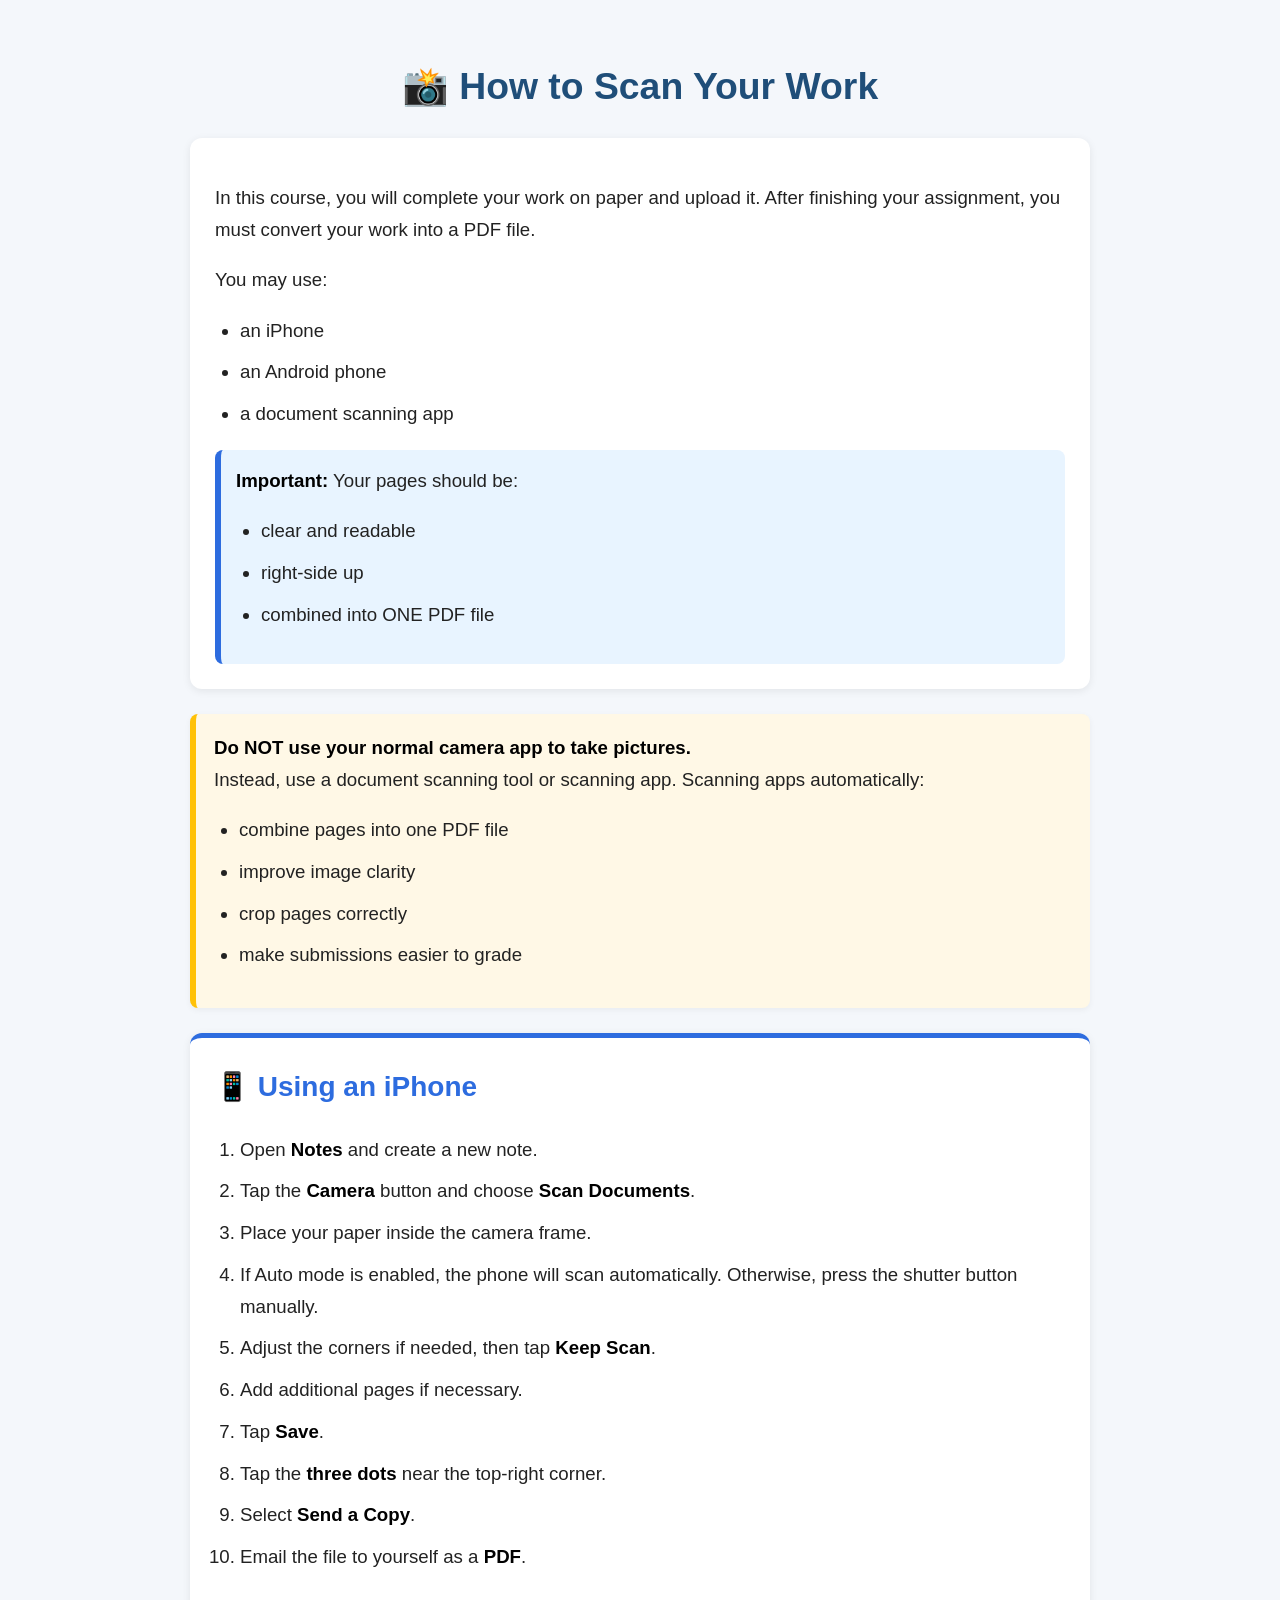
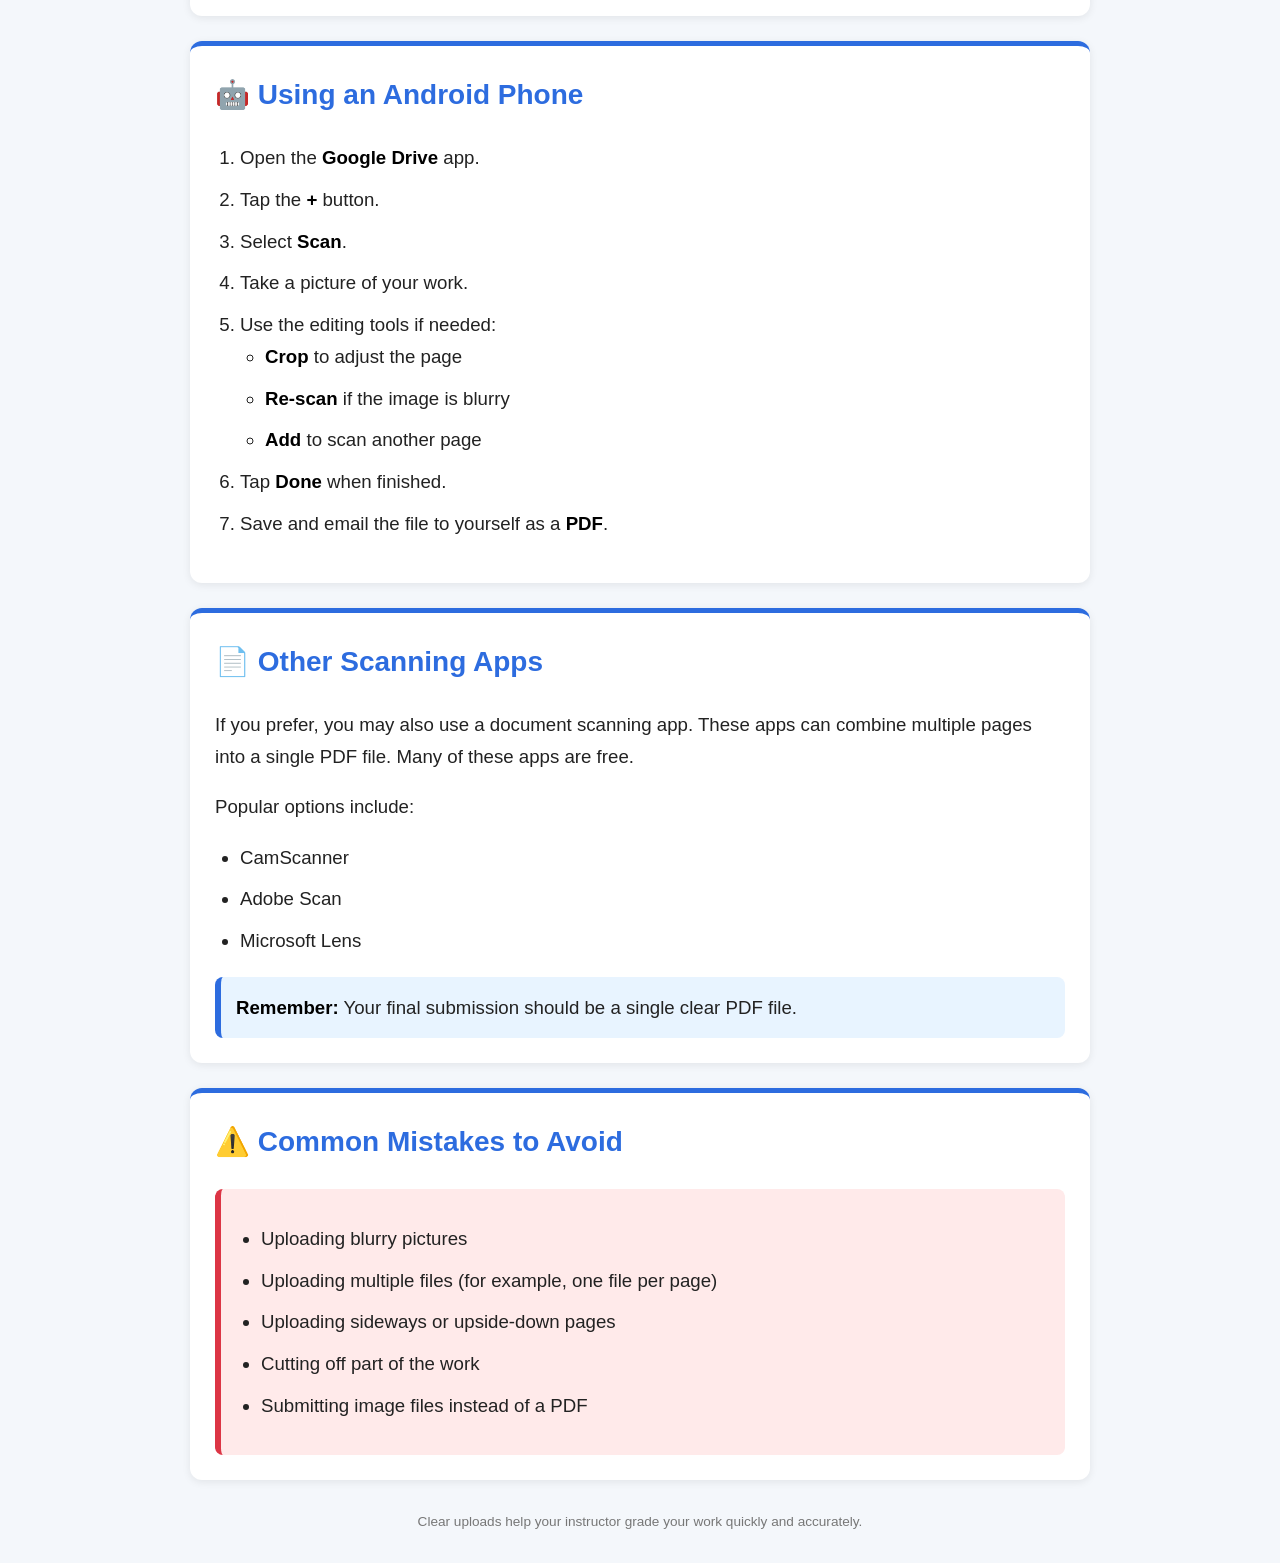
<file: index.html>
<!DOCTYPE html>
<html lang="en">
<head>
    <meta charset="UTF-8" />
    <meta name="viewport" content="width=device-width, initial-scale=1.0" />
    <title>How to Scan Your Work</title>

    <style>
        * {
            box-sizing: border-box;
        }

        body {
            margin: 0;
            padding: 30px;
            font-family: "Segoe UI", Tahoma, Geneva, Verdana, sans-serif;
            background: #f4f7fb;
            color: #222;
            line-height: 1.7;
            font-size: 14pt;
        }

        .container {
            max-width: 900px;
            margin: auto;
        }

        h1 {
            text-align: center;
            color: #1f4e79;
            margin-bottom: 20px;
        }

        .intro {
            background: white;
            padding: 25px;
            border-radius: 12px;
            margin-bottom: 25px;
            box-shadow: 0 2px 8px rgba(0,0,0,0.08);
        }

        .card {
            background: white;
            padding: 25px;
            border-radius: 12px;
            margin-bottom: 25px;
            box-shadow: 0 2px 8px rgba(0,0,0,0.08);
            border-top: 5px solid #2d6cdf;
        }

        h2 {
            margin-top: 0;
            color: #2d6cdf;
        }

        .warning {
            background: #fff8e6;
            border-left: 6px solid #ffc107;
            padding: 18px;
            border-radius: 8px;
            margin-bottom: 25px;
            box-shadow: 0 2px 6px rgba(0,0,0,0.05);
        }

        .important {
            background: #e8f4ff;
            border-left: 6px solid #2d6cdf;
            padding: 15px;
            border-radius: 8px;
            margin: 20px 0 0 0;
        }

        .bad-example {
            background: #ffeaea;
            border-left: 6px solid #dc3545;
            padding: 15px;
            border-radius: 8px;
            margin-top: 15px;
        }

        ul,
        ol {
            padding-left: 25px;
        }

        li {
            margin-bottom: 10px;
        }

        strong {
            color: #000;
        }

        footer {
            text-align: center;
            margin-top: 30px;
            color: #777;
            font-size: 0.85rem;
        }

        @media (max-width: 600px) {
            body {
                padding: 15px;
            }

            .card,
            .intro {
                padding: 18px;
            }
        }
    </style>
</head>

<body>

<div class="container">

    <h1>📸 How to Scan Your Work</h1>

    <div class="intro">
        <p>
            In this course, you will complete your work on paper and upload it.
            After finishing your assignment, you must convert your work into a PDF file.
        </p>

        <p>You may use:</p>

        <ul>
            <li>an iPhone</li>
            <li>an Android phone</li>
            <li>a document scanning app</li>
        </ul>

        <div class="important">
            <strong>Important:</strong>
            Your pages should be:
            <ul>
                <li>clear and readable</li>
                <li>right-side up</li>
                <li>combined into ONE PDF file</li>
            </ul>
        </div>
    </div>

    <div class="warning">
        <strong>Do NOT use your normal camera app to take pictures.</strong><br>
        Instead, use a document scanning tool or scanning app.
        Scanning apps automatically:

        <ul>
            <li>combine pages into one PDF file</li>
            <li>improve image clarity</li>
            <li>crop pages correctly</li>
            <li>make submissions easier to grade</li>
        </ul>
    </div>

    <section class="card">
        <h2>📱 Using an iPhone</h2>

        <ol>
            <li>Open <strong>Notes</strong> and create a new note.</li>

            <li>
                Tap the <strong>Camera</strong> button and choose
                <strong>Scan Documents</strong>.
            </li>

            <li>Place your paper inside the camera frame.</li>

            <li>
                If Auto mode is enabled, the phone will scan automatically.
                Otherwise, press the shutter button manually.
            </li>

            <li>
                Adjust the corners if needed, then tap
                <strong>Keep Scan</strong>.
            </li>

            <li>Add additional pages if necessary.</li>

            <li>Tap <strong>Save</strong>.</li>

            <li>
                Tap the <strong>three dots</strong> near the top-right corner.
            </li>

            <li>Select <strong>Send a Copy</strong>.</li>

            <li>
                Email the file to yourself as a <strong>PDF</strong>.
            </li>
        </ol>
    </section>

    <section class="card">
        <h2>🤖 Using an Android Phone</h2>

        <ol>
            <li>Open the <strong>Google Drive</strong> app.</li>

            <li>Tap the <strong>+</strong> button.</li>

            <li>Select <strong>Scan</strong>.</li>

            <li>Take a picture of your work.</li>

            <li>
                Use the editing tools if needed:

                <ul>
                    <li><strong>Crop</strong> to adjust the page</li>
                    <li><strong>Re-scan</strong> if the image is blurry</li>
                    <li><strong>Add</strong> to scan another page</li>
                </ul>
            </li>

            <li>Tap <strong>Done</strong> when finished.</li>

            <li>
                Save and email the file to yourself as a
                <strong>PDF</strong>.
            </li>
        </ol>
    </section>

    <section class="card">
        <h2>📄 Other Scanning Apps</h2>

        <p>
            If you prefer, you may also use a document scanning app.
            These apps can combine multiple pages into a single PDF file. Many of these apps are free.
        </p>

        <p>Popular options include:</p>

        <ul>
            <li>CamScanner</li>
            <li>Adobe Scan</li>
            <li>Microsoft Lens</li>
        </ul>

        <div class="important">
            <strong>Remember:</strong>
            Your final submission should be a single clear PDF file.
        </div>
    </section>

    <section class="card">
        <h2>⚠️ Common Mistakes to Avoid</h2>

        <div class="bad-example">
            <ul>
                <li>Uploading blurry pictures</li>
                <li>Uploading multiple files (for example, one file per page)</li>
                <li>Uploading sideways or upside-down pages</li>
                <li>Cutting off part of the work</li>
                <li>Submitting image files instead of a PDF</li>
            </ul>
        </div>
    </section>

    <footer>
        Clear uploads help your instructor grade your work quickly and accurately.
    </footer>

</div>

</body>
</html>
</file>
